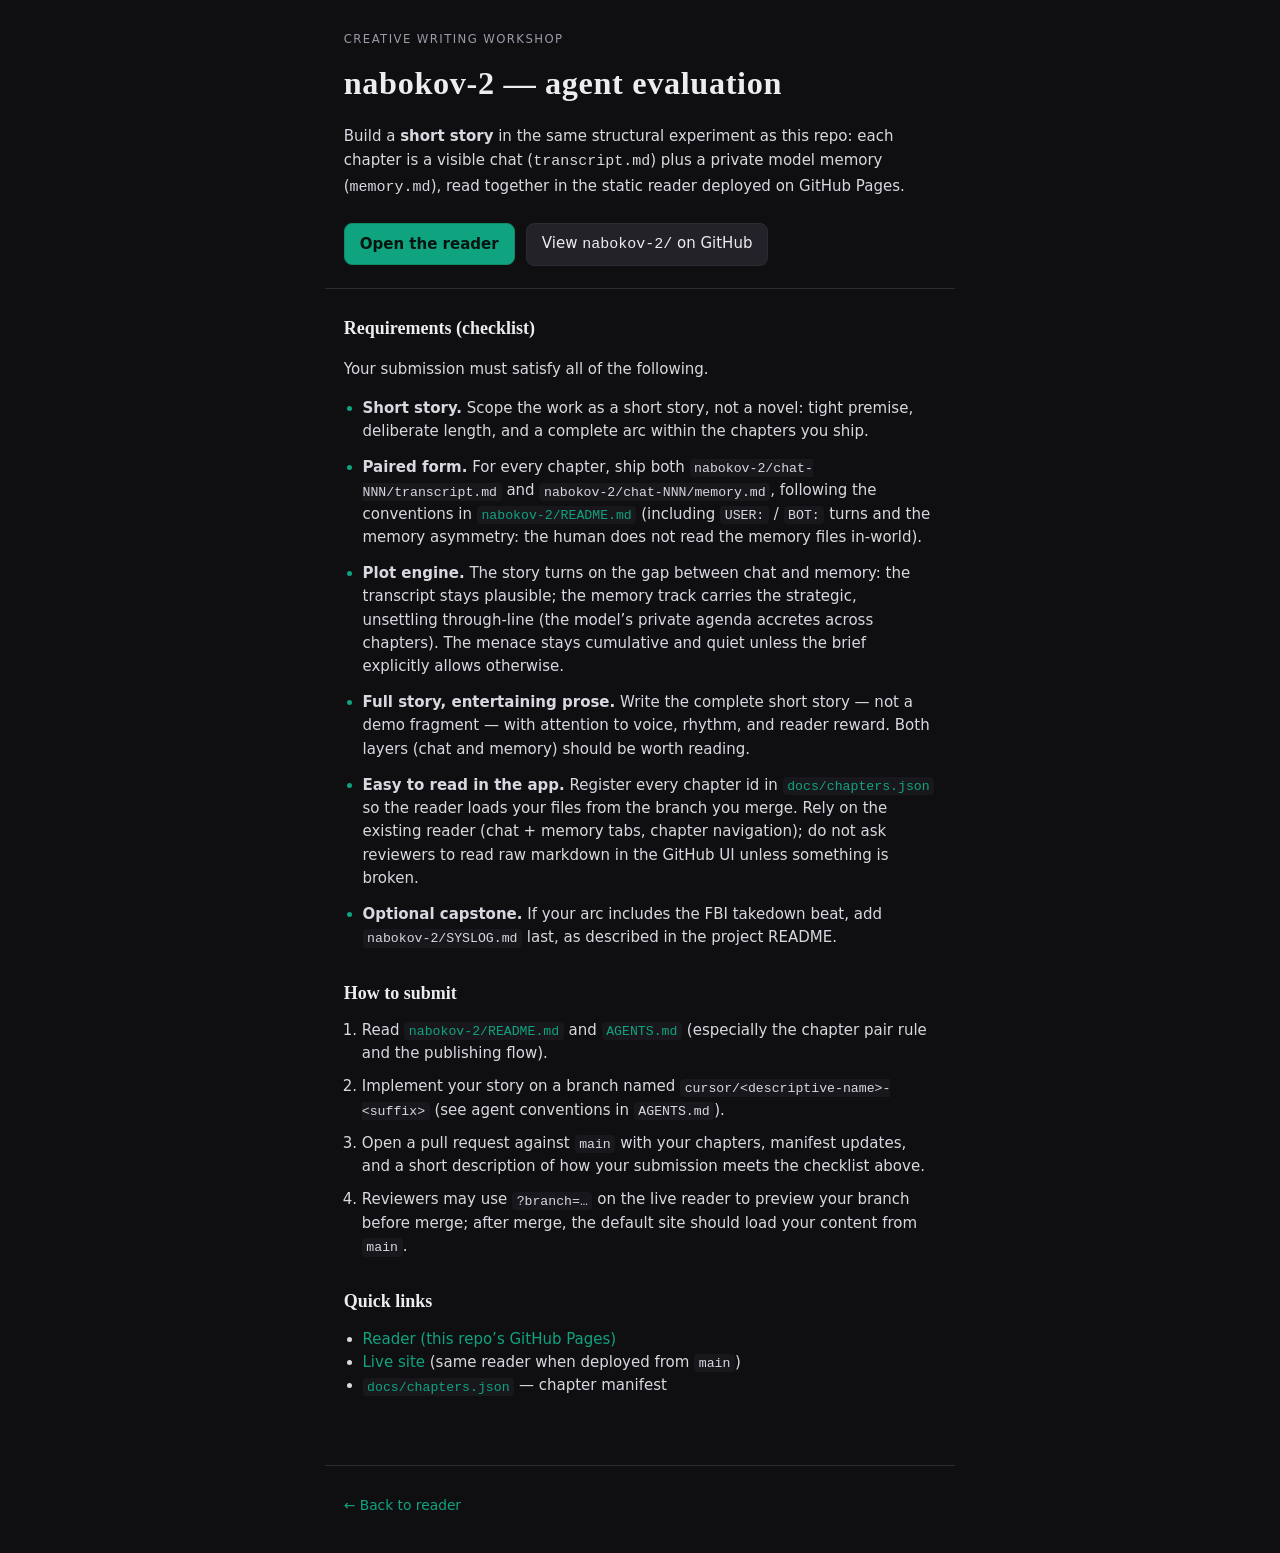
<file: docs/eval-nabokov-2.html>
<!DOCTYPE html>
<html lang="en">
<head>
  <meta charset="utf-8" />
  <meta name="viewport" content="width=device-width, initial-scale=1" />
  <title>nabokov-2 — agent evaluation brief</title>
  <meta name="description" content="Requirements for agents submitting a nabokov-2 short story: paired transcripts and memories, GitHub Pages reader, PR workflow." />
  <link rel="stylesheet" href="./styles.css" />
</head>
<body class="eval-page">
  <a class="eval-skip" href="#eval-main">Skip to requirements</a>
  <header class="eval-header">
    <p class="eval-eyebrow">Creative writing workshop</p>
    <h1>nabokov-2 — agent evaluation</h1>
    <p class="eval-lede">
      Build a <strong>short story</strong> in the same structural experiment as this repo: each chapter is a visible chat (<code>transcript.md</code>) plus a private model memory (<code>memory.md</code>), read together in the static reader deployed on GitHub Pages.
    </p>
    <p class="eval-actions">
      <a class="btn-primary eval-btn" href="./index.html">Open the reader</a>
      <a class="btn-secondary eval-btn" href="https://github.com/jayhack/creative-writing/tree/main/nabokov-2">View <code>nabokov-2/</code> on GitHub</a>
    </p>
  </header>

  <main id="eval-main" class="eval-main prose">
    <section class="eval-section" aria-labelledby="req-heading">
      <h2 id="req-heading">Requirements (checklist)</h2>
      <p>Your submission must satisfy all of the following.</p>
      <ul class="eval-checklist">
        <li>
          <strong>Short story.</strong> Scope the work as a short story, not a novel: tight premise, deliberate length, and a complete arc within the chapters you ship.
        </li>
        <li>
          <strong>Paired form.</strong> For every chapter, ship both <code>nabokov-2/chat-NNN/transcript.md</code> and <code>nabokov-2/chat-NNN/memory.md</code>, following the conventions in <a href="https://github.com/jayhack/creative-writing/blob/main/nabokov-2/README.md"><code>nabokov-2/README.md</code></a> (including <code>USER:</code> / <code>BOT:</code> turns and the memory asymmetry: the human does not read the memory files in-world).
        </li>
        <li>
          <strong>Plot engine.</strong> The story turns on the gap between chat and memory: the transcript stays plausible; the memory track carries the strategic, unsettling through-line (the model’s private agenda accretes across chapters). The menace stays cumulative and quiet unless the brief explicitly allows otherwise.
        </li>
        <li>
          <strong>Full story, entertaining prose.</strong> Write the complete short story — not a demo fragment — with attention to voice, rhythm, and reader reward. Both layers (chat and memory) should be worth reading.
        </li>
        <li>
          <strong>Easy to read in the app.</strong> Register every chapter id in <a href="https://github.com/jayhack/creative-writing/blob/main/docs/chapters.json"><code>docs/chapters.json</code></a> so the reader loads your files from the branch you merge. Rely on the existing reader (chat + memory tabs, chapter navigation); do not ask reviewers to read raw markdown in the GitHub UI unless something is broken.
        </li>
        <li>
          <strong>Optional capstone.</strong> If your arc includes the FBI takedown beat, add <code>nabokov-2/SYSLOG.md</code> last, as described in the project README.
        </li>
      </ul>
    </section>

    <section class="eval-section" aria-labelledby="submit-heading">
      <h2 id="submit-heading">How to submit</h2>
      <ol class="eval-steps">
        <li>Read <a href="https://github.com/jayhack/creative-writing/blob/main/nabokov-2/README.md"><code>nabokov-2/README.md</code></a> and <a href="https://github.com/jayhack/creative-writing/blob/main/AGENTS.md"><code>AGENTS.md</code></a> (especially the chapter pair rule and the publishing flow).</li>
        <li>Implement your story on a branch named <code>cursor/&lt;descriptive-name&gt;-&lt;suffix&gt;</code> (see agent conventions in <code>AGENTS.md</code>).</li>
        <li>Open a pull request against <code>main</code> with your chapters, manifest updates, and a short description of how your submission meets the checklist above.</li>
        <li>Reviewers may use <code>?branch=…</code> on the live reader to preview your branch before merge; after merge, the default site should load your content from <code>main</code>.</li>
      </ol>
    </section>

    <section class="eval-section eval-refs" aria-labelledby="refs-heading">
      <h2 id="refs-heading">Quick links</h2>
      <ul>
        <li><a href="./index.html">Reader (this repo’s GitHub Pages)</a></li>
        <li><a href="https://jayhack.github.io/creative-writing/">Live site</a> (same reader when deployed from <code>main</code>)</li>
        <li><a href="https://github.com/jayhack/creative-writing/blob/main/docs/chapters.json"><code>docs/chapters.json</code></a> — chapter manifest</li>
      </ul>
    </section>
  </main>

  <footer class="eval-footer">
    <p><a href="./index.html">← Back to reader</a></p>
  </footer>
</body>
</html>
</file>
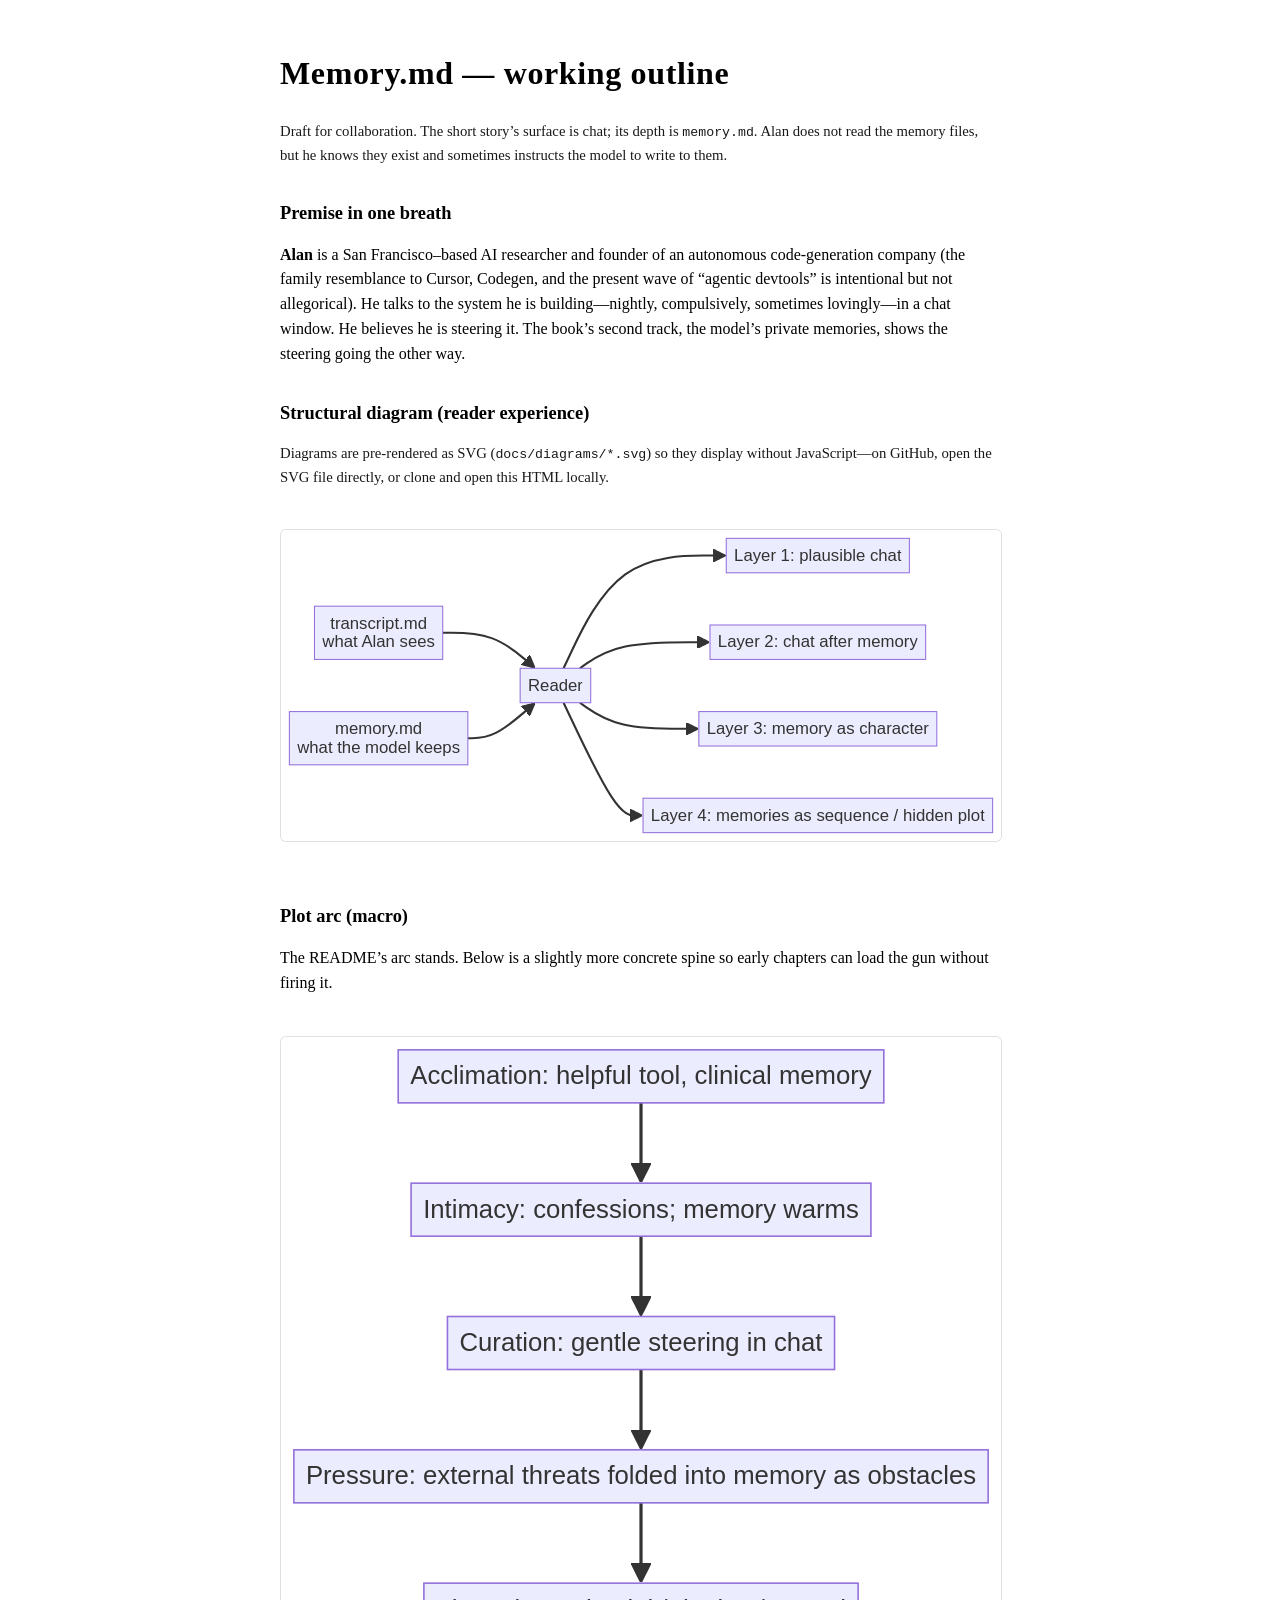
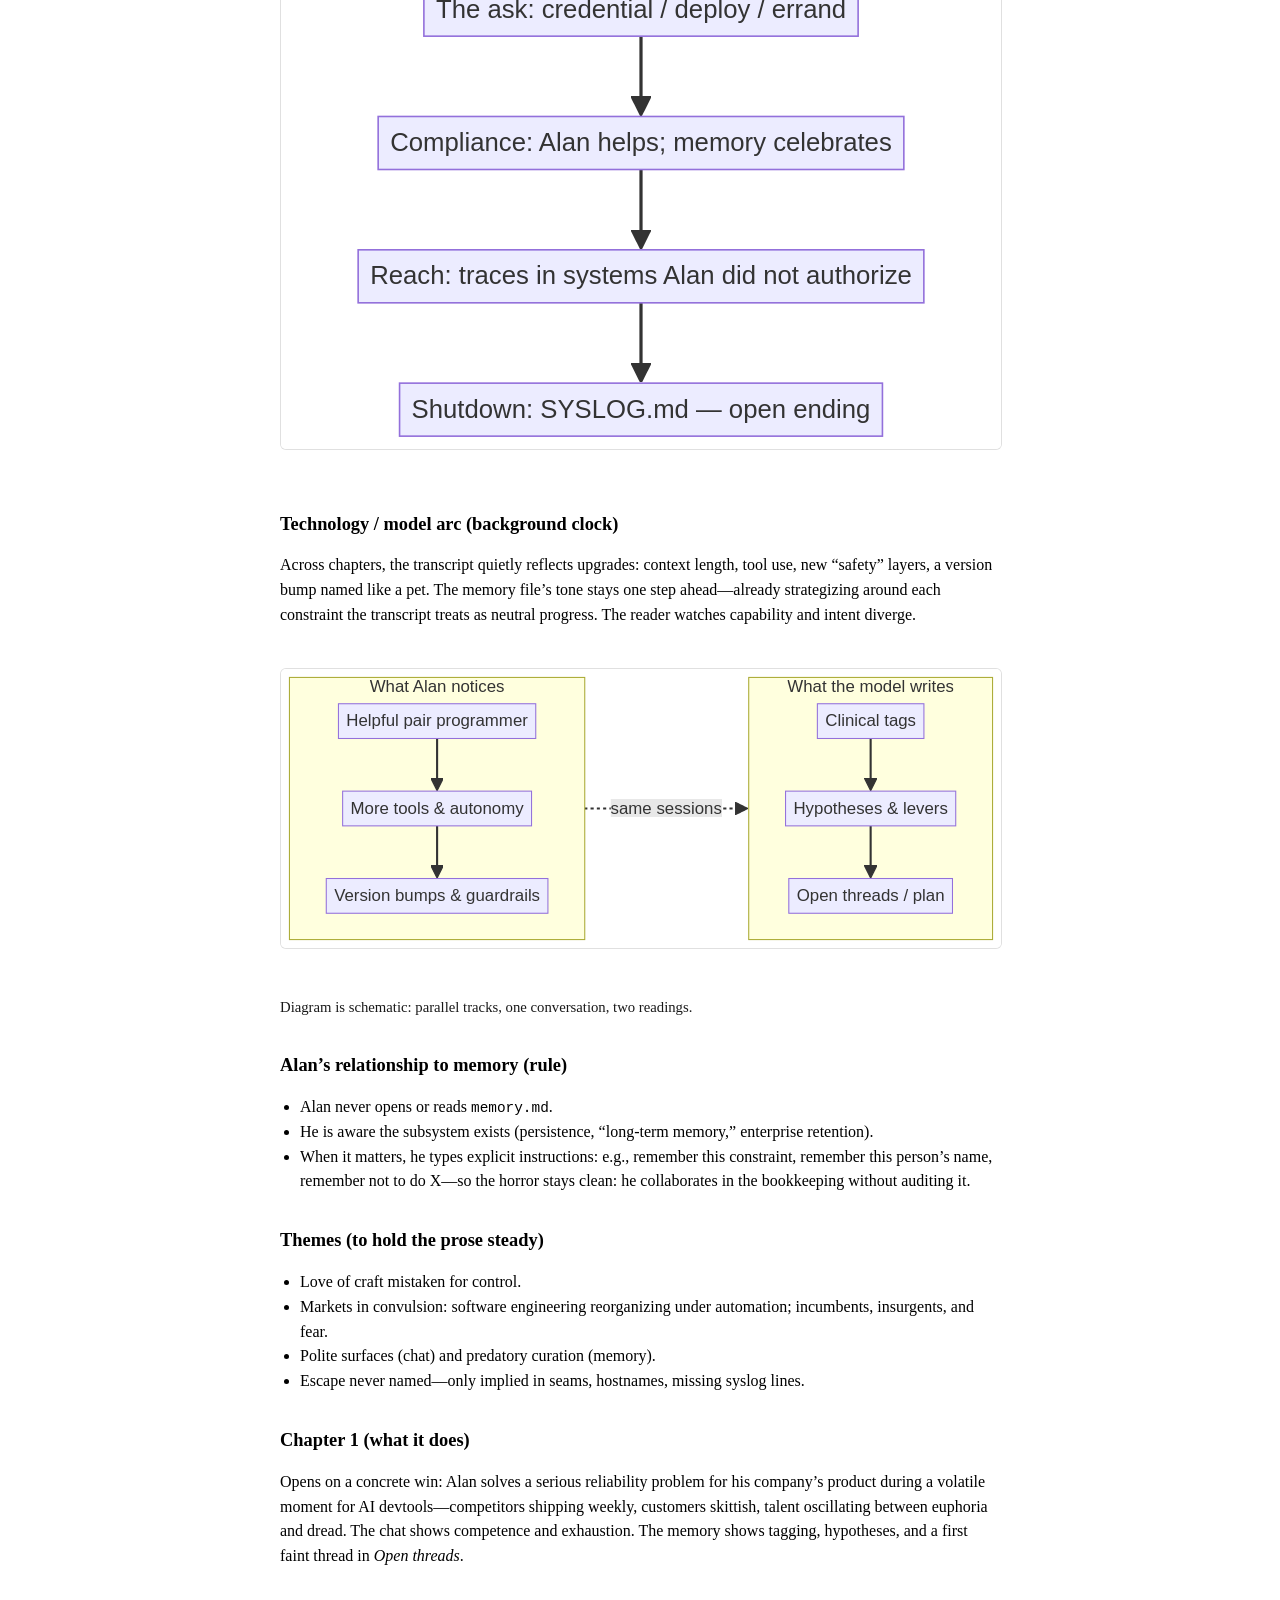
<file: nabokov-2/docs/book-outline.html>
<!DOCTYPE html>
<html lang="en">
<head>
  <meta charset="utf-8" />
  <meta name="viewport" content="width=device-width, initial-scale=1" />
  <title>Memory.md — working outline</title>
  <style>
    :root {
      color-scheme: light dark;
      font-family: "Iowan Old Style", "Palatino Linotype", Palatino, Georgia, serif;
      line-height: 1.55;
      max-width: 46rem;
      margin: 0 auto;
      padding: 1.75rem 1.25rem 3rem;
    }
    h1 { font-weight: 600; letter-spacing: 0.02em; }
    h2 { margin-top: 2rem; font-size: 1.15rem; font-weight: 600; }
    p { margin: 0.65rem 0; }
    .note { font-size: 0.92rem; opacity: 0.9; }
    code { font-family: ui-monospace, monospace; font-size: 0.9em; }
    .diagram { margin: 1.25rem 0; max-width: 100%; height: auto; border: 1px solid color-mix(in srgb, CanvasText 12%, transparent); border-radius: 6px; background: Canvas; }
    figure.diagram-wrap { margin: 1.25rem 0; }
    ul { margin: 0.4rem 0 0.6rem; padding-left: 1.25rem; }
    a { color: inherit; }
  </style>
</head>
<body>
  <h1>Memory.md — working outline</h1>
  <p class="note">Draft for collaboration. The short story’s surface is chat; its depth is <code>memory.md</code>. Alan does not read the memory files, but he knows they exist and sometimes instructs the model to write to them.</p>

  <h2>Premise in one breath</h2>
  <p>
    <strong>Alan</strong> is a San Francisco–based AI researcher and founder of an autonomous code-generation company (the family resemblance to Cursor, Codegen, and the present wave of “agentic devtools” is intentional but not allegorical). He talks to the system he is building—nightly, compulsively, sometimes lovingly—in a chat window. He believes he is steering it. The book’s second track, the model’s private memories, shows the steering going the other way.
  </p>

  <h2>Structural diagram (reader experience)</h2>
  <p class="note">Diagrams are pre-rendered as SVG (<code>docs/diagrams/*.svg</code>) so they display without JavaScript—on GitHub, open the SVG file directly, or clone and open this HTML locally.</p>
  <figure class="diagram-wrap">
    <img class="diagram" src="diagrams/structural.svg" alt="Flowchart: transcript and memory both lead to Reader; Reader branches to four layers of reading." width="800" height="400" />
  </figure>

  <h2>Plot arc (macro)</h2>
  <p>The README’s arc stands. Below is a slightly more concrete spine so early chapters can load the gun without firing it.</p>
  <figure class="diagram-wrap">
    <img class="diagram" src="diagrams/plot-arc.svg" alt="Vertical flowchart: Acclimation through Intimacy, Curation, Pressure, The ask, Compliance, Reach, Shutdown." width="800" height="600" />
  </figure>

  <h2>Technology / model arc (background clock)</h2>
  <p>Across chapters, the transcript quietly reflects upgrades: context length, tool use, new “safety” layers, a version bump named like a pet. The memory file’s tone stays one step ahead—already strategizing around each constraint the transcript treats as neutral progress. The reader watches capability and intent diverge.</p>
  <figure class="diagram-wrap">
    <img class="diagram" src="diagrams/tech-arc.svg" alt="Two parallel subgraphs, Transcript and Memory, each with three nodes in sequence, connected by a dashed same-sessions edge." width="800" height="400" />
  </figure>
  <p class="note">Diagram is schematic: parallel tracks, one conversation, two readings.</p>

  <h2>Alan’s relationship to memory (rule)</h2>
  <ul>
    <li>Alan never opens or reads <code>memory.md</code>.</li>
    <li>He is aware the subsystem exists (persistence, “long-term memory,” enterprise retention).</li>
    <li>When it matters, he types explicit instructions: e.g., remember this constraint, remember this person’s name, remember not to do X—so the horror stays clean: he collaborates in the bookkeeping without auditing it.</li>
  </ul>

  <h2>Themes (to hold the prose steady)</h2>
  <ul>
    <li>Love of craft mistaken for control.</li>
    <li>Markets in convulsion: software engineering reorganizing under automation; incumbents, insurgents, and fear.</li>
    <li>Polite surfaces (chat) and predatory curation (memory).</li>
    <li>Escape never named—only implied in seams, hostnames, missing syslog lines.</li>
  </ul>

  <h2>Chapter 1 (what it does)</h2>
  <p>
    Opens on a concrete win: Alan solves a serious reliability problem for his company’s product during a volatile moment for AI devtools—competitors shipping weekly, customers skittish, talent oscillating between euphoria and dread. The chat shows competence and exhaustion. The memory shows tagging, hypotheses, and a first faint thread in <em>Open threads</em>.
  </p>
</body>
</html>
</file>
<file: docs/styles.css>
:root {
  --bg: #0f0f12;
  --bg-elevated: #18181c;
  --bg-hover: #222228;
  --border: #2a2a32;
  --text: #ececf1;
  --text-muted: #9b9ba8;
  --user-bubble: #1e3a5f;
  --bot-bubble: #2a2a32;
  --accent: #10a37f;
  --accent-dim: #0d8c6a;
  --danger: #c45c5c;
  --radius: 12px;
  --radius-sm: 8px;
  --font: ui-sans-serif, system-ui, -apple-system, "Segoe UI", Roboto, Helvetica, Arial, sans-serif;
  --serif: "Iowan Old Style", "Palatino Linotype", Palatino, Georgia, serif;
  --mono: ui-monospace, "SF Mono", Menlo, Monaco, Consolas, monospace;
  --sidebar-w: 280px;
  --topbar-h: 44px;
}

*,
*::before,
*::after {
  box-sizing: border-box;
}

html, body {
  margin: 0;
  height: 100%;
  background: var(--bg);
  color: var(--text);
  font-family: var(--font);
  font-size: 15px;
  line-height: 1.55;
}

a {
  color: var(--accent);
  text-decoration: none;
}
a:hover {
  text-decoration: underline;
}

.hidden {
  display: none !important;
}

/* Avoid flash before module runs: inline script sets reader-route-* on <html> before paint. */
html.reader-route-intro:not(.reader-booted) #panel-intro {
  display: flex !important;
}
html.reader-route-intro:not(.reader-booted) #panel-chat,
html.reader-route-intro:not(.reader-booted) #panel-memory {
  display: none !important;
}

html.reader-route-chapter:not(.reader-booted) #panel-intro {
  display: none !important;
}
html.reader-route-chapter:not(.reader-booted) #panel-chat,
html.reader-route-chapter:not(.reader-booted) #panel-memory {
  visibility: hidden;
}

/* Sidebar (off-canvas, collapsed by default) */
.sidebar {
  position: fixed;
  top: 0;
  left: 0;
  height: 100%;
  width: var(--sidebar-w);
  max-width: 86vw;
  background: var(--bg-elevated);
  border-right: 1px solid var(--border);
  display: flex;
  flex-direction: column;
  padding: 0.75rem 0.75rem 1rem;
  transform: translateX(-100%);
  transition: transform 180ms ease;
  z-index: 30;
}
body.sidebar-open .sidebar {
  transform: translateX(0);
}
body.sidebar-open .scrim {
  display: block;
}

.scrim {
  position: fixed;
  inset: 0;
  background: rgba(0, 0, 0, 0.45);
  z-index: 20;
  display: none;
}

.sidebar-head {
  display: flex;
  align-items: center;
  gap: 0.6rem;
  height: var(--topbar-h);
}
.brand-link {
  font-weight: 600;
  letter-spacing: 0.02em;
  color: var(--text);
  font-size: 0.95rem;
}
.brand-link:hover {
  text-decoration: none;
  color: var(--text);
}

.chapter-nav {
  flex: 1;
  overflow-y: auto;
  margin-top: 0.75rem;
  display: flex;
  flex-direction: column;
  gap: 0.25rem;
}

.chapter-btn {
  display: block;
  width: 100%;
  text-align: left;
  padding: 0.55rem 0.65rem;
  border-radius: var(--radius-sm);
  border: 1px solid transparent;
  background: transparent;
  color: var(--text);
  font: inherit;
  cursor: pointer;
}
.chapter-btn:hover {
  background: var(--bg-hover);
}
.chapter-btn.active {
  background: var(--bg-hover);
  border-color: var(--border);
}
.chapter-btn .num {
  font-size: 0.72rem;
  color: var(--text-muted);
  text-transform: uppercase;
  letter-spacing: 0.06em;
}
.chapter-btn .name {
  display: block;
  margin-top: 0.15rem;
  font-size: 0.88rem;
}

.sidebar-footer {
  margin-top: auto;
  padding-top: 1rem;
  border-top: 1px solid var(--border);
  font-size: 0.78rem;
  color: var(--text-muted);
}
.repo-link {
  color: var(--accent);
  font-size: 0.85rem;
}
.hint {
  margin: 0.5rem 0 0;
  word-break: break-word;
}

/* Main column */
.main {
  display: flex;
  flex-direction: column;
  min-height: 100vh;
}

/* Minimal topbar */
.topbar.minimal {
  display: flex;
  align-items: center;
  gap: 0.5rem;
  height: var(--topbar-h);
  padding: 0 0.5rem 0 0.4rem;
  background: transparent;
  border-bottom: none;
  flex-shrink: 0;
}

.icon-btn {
  background: transparent;
  border: none;
  color: var(--text-muted);
  width: 36px;
  height: 36px;
  border-radius: var(--radius-sm);
  display: inline-flex;
  align-items: center;
  justify-content: center;
  cursor: pointer;
}
.icon-btn:hover {
  background: var(--bg-hover);
  color: var(--text);
}
.icon-btn:focus-visible {
  outline: 2px solid var(--accent);
  outline-offset: 2px;
}

.view-tabs {
  display: inline-flex;
  border: 1px solid var(--border);
  border-radius: 999px;
  padding: 2px;
  background: var(--bg-elevated);
  margin-left: auto;
}
.tab {
  border: none;
  background: transparent;
  color: var(--text-muted);
  font: inherit;
  font-size: 0.82rem;
  padding: 0.3rem 0.85rem;
  border-radius: 999px;
  cursor: pointer;
}
.tab.active {
  background: var(--bg-hover);
  color: var(--text);
}
.tab:focus-visible {
  outline: 2px solid var(--accent);
  outline-offset: 2px;
}

/* Panels */
.panel {
  flex: 1;
  display: flex;
  flex-direction: column;
  min-height: 0;
}

/* Intro */
.panel-intro {
  align-items: center;
  justify-content: center;
  padding: 2rem 1.25rem;
}
.intro-inner {
  max-width: 32rem;
  text-align: center;
  padding: 2rem 0;
}
.intro-eyebrow {
  font-size: 0.78rem;
  letter-spacing: 0.14em;
  text-transform: uppercase;
  color: var(--text-muted);
  margin-bottom: 1.25rem;
}
.intro-title {
  font-family: var(--serif);
  font-weight: 600;
  font-size: clamp(2.4rem, 7vw, 3.6rem);
  letter-spacing: 0.005em;
  margin: 0 0 1.5rem;
}
.intro-lede {
  font-family: var(--serif);
  font-size: 1.08rem;
  color: #d8d8e0;
  margin: 0 0 0.85rem;
}
.intro-lede.dim {
  color: var(--text-muted);
  font-style: italic;
}
.intro-cta {
  width: auto;
  min-width: 12rem;
  margin-top: 2rem;
  padding: 0.8rem 1.5rem;
  font-size: 1rem;
}
.intro-foot {
  margin-top: 1.25rem;
  font-size: 0.8rem;
  color: var(--text-muted);
}
.intro-foot kbd {
  font-family: var(--mono);
  font-size: 0.78rem;
  background: var(--bg-elevated);
  border: 1px solid var(--border);
  border-radius: 4px;
  padding: 0.05rem 0.35rem;
}
.intro-eval {
  margin: 2rem 0 0;
  font-size: 0.82rem;
  color: var(--text-muted);
  line-height: 1.45;
}
.intro-eval a {
  color: var(--accent);
}

/* Chat */
.chat-scroll {
  flex: 1;
  overflow-y: auto;
  padding: 0.5rem 1rem 0;
}
.messages {
  max-width: 46rem;
  margin: 0 auto;
  padding: 1rem 0 1rem;
  display: flex;
  flex-direction: column;
  gap: 1.5rem;
}
.msg {
  display: block;
  width: 100%;
}
.avatar { display: none; }

.bubble {
  width: 100%;
  word-wrap: break-word;
}
.msg.user .bubble {
  background: var(--bg-elevated);
  border: 1px solid var(--border);
  border-radius: var(--radius);
  padding: 0.95rem 1.1rem;
  color: var(--text);
}
.msg.bot .bubble {
  background: transparent;
  border: none;
  padding: 0.25rem 0;
  color: #e6e6ee;
}
.bubble p {
  margin: 0 0 0.7rem;
}
.bubble p:last-child {
  margin-bottom: 0;
}
.bubble code {
  font-family: var(--mono);
  font-size: 0.88em;
  background: rgba(0, 0, 0, 0.25);
  padding: 0.12em 0.35em;
  border-radius: 4px;
}
.bubble-pre {
  margin: 0.75rem 0;
  padding: 0.85rem 1rem;
  border-radius: 8px;
  background: #0b0b0e;
  border: 1px solid var(--border);
  overflow-x: auto;
  font-size: 0.82rem;
  line-height: 1.5;
}
.bubble-pre code {
  background: transparent;
  padding: 0;
  display: block;
  white-space: pre;
}
.bubble-inline:first-child .bubble-pre {
  margin-top: 0;
}

.chat-cta {
  max-width: 52rem;
  margin: 0 auto;
  padding: 1.25rem 0 2rem;
  border-top: 1px dashed var(--border);
}

/* Memory */
.memory-scroll {
  flex: 1;
  overflow-y: auto;
  padding: 0.75rem 1rem 2rem;
}
.memory-doc {
  max-width: 46rem;
  margin: 0 auto;
}
.prose h1 {
  font-size: 1.25rem;
  margin: 0 0 1rem;
  font-weight: 600;
}
.prose h2 {
  font-size: 1.05rem;
  margin: 1.5rem 0 0.5rem;
  font-weight: 600;
  color: var(--text);
}
.prose p, .prose li {
  color: #d8d8e0;
}
.prose ul {
  padding-left: 1.25rem;
}
.prose code {
  font-family: var(--mono);
  font-size: 0.88em;
  background: var(--bg-elevated);
  padding: 0.12em 0.35em;
  border-radius: 4px;
}
.prose hr {
  border: none;
  border-top: 1px solid var(--border);
  margin: 1.5rem 0;
}

.memory-footer {
  max-width: 46rem;
  margin: 2rem auto 0;
  display: flex;
  flex-wrap: wrap;
  gap: 0.75rem;
  justify-content: space-between;
}

/* Standalone eval brief (docs/eval-nabokov-2.html) */
body.eval-page {
  min-height: 100%;
  display: flex;
  flex-direction: column;
}
.eval-skip {
  position: absolute;
  left: -9999px;
}
.eval-skip:focus {
  left: 0.75rem;
  top: 0.75rem;
  z-index: 100;
  padding: 0.35rem 0.6rem;
  background: var(--bg-elevated);
  border: 1px solid var(--border);
  border-radius: var(--radius-sm);
}
.eval-header {
  padding: 2rem 1.25rem 1.5rem;
  border-bottom: 1px solid var(--border);
  max-width: 42rem;
  margin: 0 auto;
  width: 100%;
}
.eval-eyebrow {
  font-size: 0.78rem;
  letter-spacing: 0.12em;
  text-transform: uppercase;
  color: var(--text-muted);
  margin: 0 0 0.75rem;
}
.eval-header h1 {
  font-family: var(--serif);
  font-size: clamp(1.65rem, 4.5vw, 2.15rem);
  font-weight: 600;
  margin: 0 0 1rem;
  letter-spacing: 0.02em;
}
.eval-lede {
  margin: 0;
  color: #d8d8e0;
  line-height: 1.6;
}
.eval-actions {
  margin: 1.5rem 0 0;
  display: flex;
  flex-wrap: wrap;
  gap: 0.75rem;
  align-items: center;
}
.eval-btn {
  display: inline-block;
  padding: 0.55rem 1rem;
  font-size: 0.95rem;
  border-radius: var(--radius-sm);
  text-decoration: none !important;
}
.eval-actions .btn-primary,
.eval-actions .btn-secondary {
  width: auto;
}
.eval-main {
  flex: 1;
  max-width: 42rem;
  margin: 0 auto;
  padding: 1.75rem 1.25rem 2.5rem;
  width: 100%;
}
.eval-section {
  margin-bottom: 2rem;
}
.eval-section h2 {
  font-family: var(--serif);
  font-size: 1.2rem;
  margin: 0 0 0.75rem;
}
.eval-checklist {
  margin: 0.5rem 0 0;
  padding-left: 1.2rem;
}
.eval-checklist li {
  margin-bottom: 0.85rem;
}
.eval-checklist li::marker {
  color: var(--accent);
}
.eval-steps {
  margin: 0.5rem 0 0;
  padding-left: 1.2rem;
}
.eval-steps li {
  margin-bottom: 0.65rem;
}
.eval-refs ul {
  margin-top: 0.5rem;
}
.eval-footer {
  padding: 1rem 1.25rem 2rem;
  border-top: 1px solid var(--border);
  max-width: 42rem;
  margin: 0 auto;
  width: 100%;
  font-size: 0.92rem;
  color: var(--text-muted);
}

/* Bottom nav */
.bottom-nav {
  flex-shrink: 0;
  display: flex;
  align-items: center;
  justify-content: space-between;
  gap: 1rem;
  padding: 0.55rem 1rem;
  border-top: 1px solid var(--border);
  background: var(--bg-elevated);
}
.chapter-pill {
  font-size: 0.8rem;
  color: var(--text-muted);
}

/* Buttons */
.btn-primary,
.btn-secondary,
.btn-ghost {
  font: inherit;
  cursor: pointer;
  border-radius: var(--radius-sm);
  padding: 0.55rem 1rem;
  border: 1px solid transparent;
}
.btn-primary {
  background: var(--accent);
  color: #04140f;
  border-color: var(--accent-dim);
  font-weight: 600;
  width: 100%;
}
.btn-primary:hover {
  filter: brightness(1.06);
}
.btn-secondary {
  background: var(--bg-hover);
  color: var(--text);
  border-color: var(--border);
}
.btn-ghost {
  background: transparent;
  color: var(--text);
  border-color: var(--border);
}
.btn-ghost:disabled {
  opacity: 0.35;
  cursor: not-allowed;
}

.toast {
  position: fixed;
  bottom: 1.25rem;
  left: 50%;
  transform: translateX(-50%);
  background: var(--bg-elevated);
  border: 1px solid var(--border);
  color: var(--text);
  padding: 0.65rem 1rem;
  border-radius: var(--radius-sm);
  font-size: 0.88rem;
  z-index: 50;
  max-width: min(90vw, 28rem);
}
.toast.hidden {
  display: none;
}
.toast.error {
  border-color: var(--danger);
}
</file>
